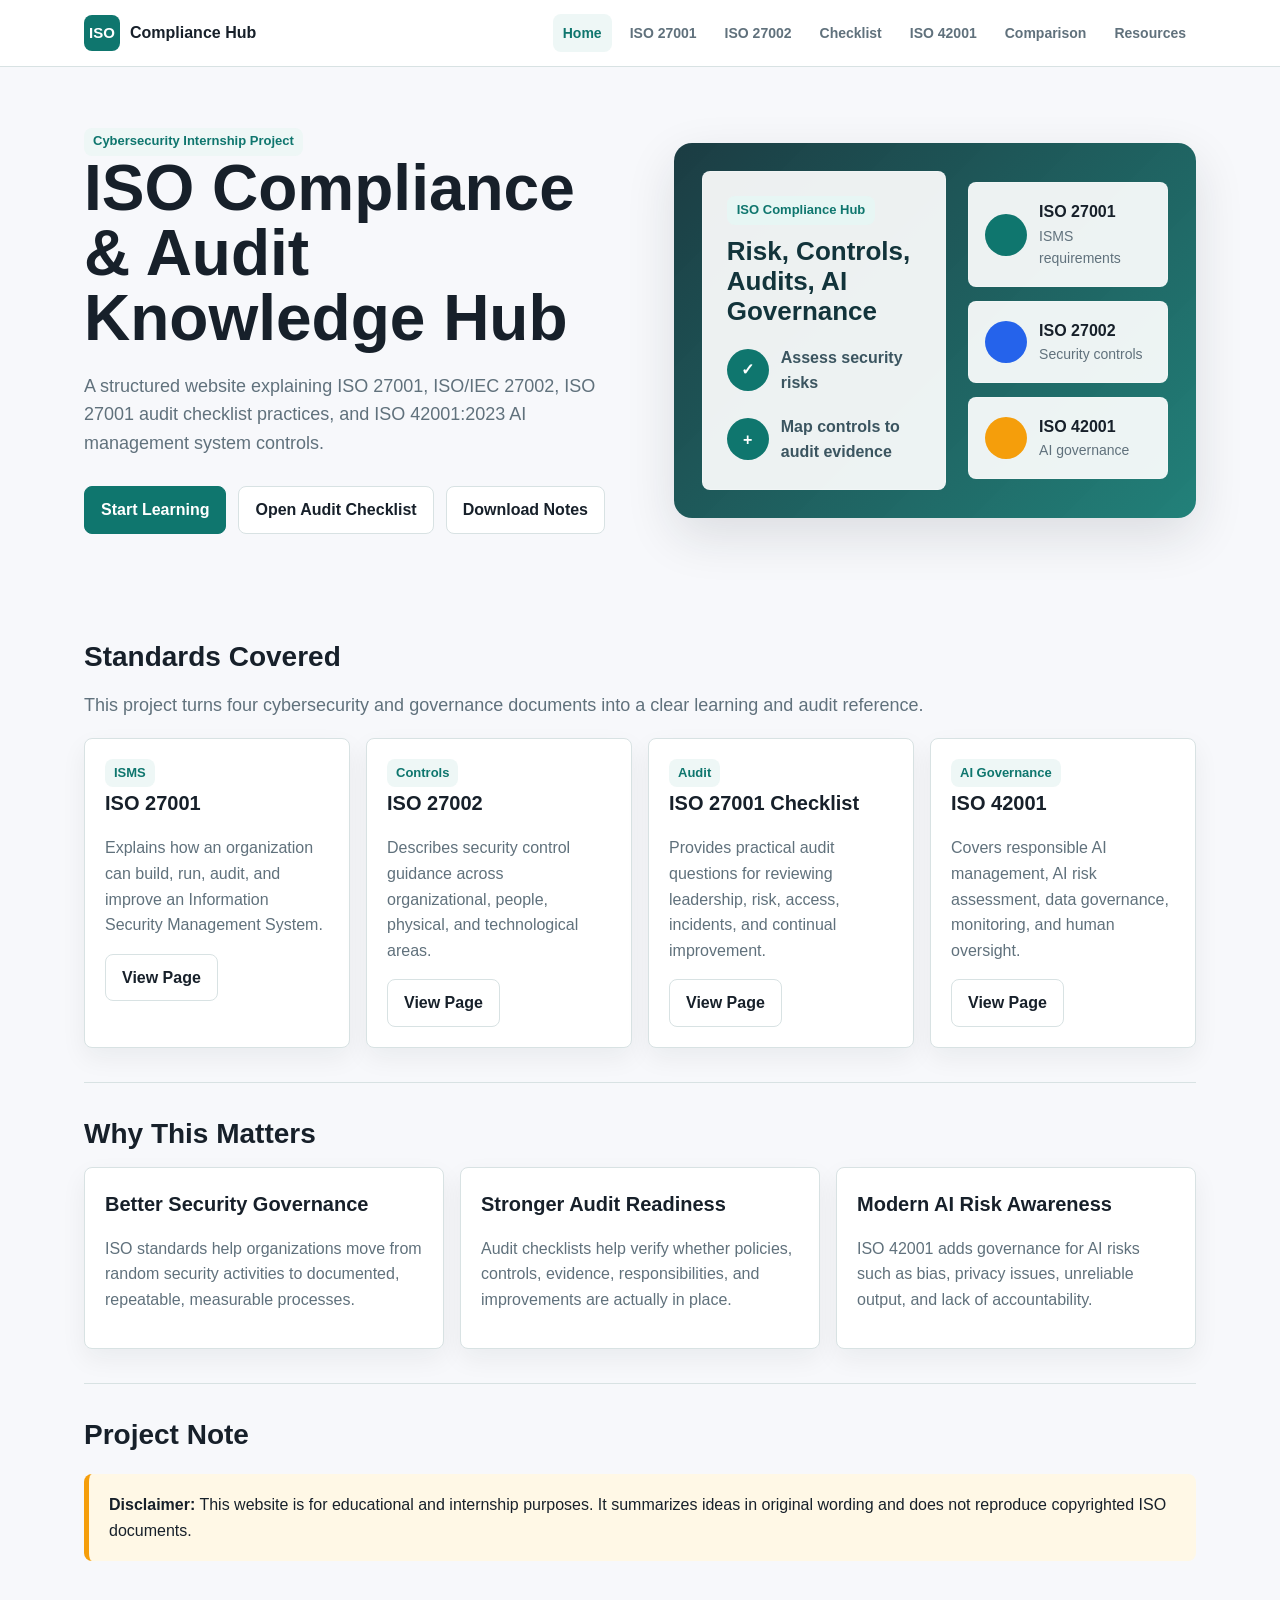
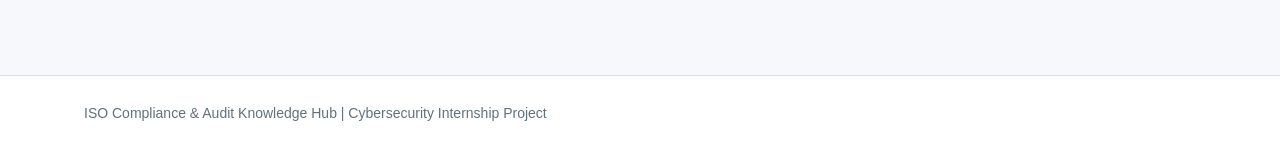
<file: index.html>
<!DOCTYPE html>
<html lang="en">
<head>
  <meta charset="UTF-8">
  <meta name="viewport" content="width=device-width, initial-scale=1.0">
  <title>ISO Compliance & Audit Knowledge Hub</title>
  <link rel="stylesheet" href="style.css">
</head>
<body>
  <header class="site-header">
    <nav class="nav" aria-label="Main navigation">
      <a class="brand" href="index.html"><span class="brand-mark">ISO</span><span>Compliance Hub</span></a>
      <div class="nav-links">
        <a class="active" href="index.html">Home</a>
        <a href="iso27001.html">ISO 27001</a>
        <a href="iso27002.html">ISO 27002</a>
        <a href="iso27001-checklist.html">Checklist</a>
        <a href="iso42001.html">ISO 42001</a>
        <a href="comparison.html">Comparison</a>
        <a href="resources.html">Resources</a>
      </div>
    </nav>
  </header>

  <main>
    <section class="hero">
      <div class="hero-text">
        <span class="tag">Cybersecurity Internship Project</span>
        <h1>ISO Compliance & Audit Knowledge Hub</h1>
        <p>A structured website explaining ISO 27001, ISO/IEC 27002, ISO 27001 audit checklist practices, and ISO 42001:2023 AI management system controls.</p>
        <div class="actions">
          <a class="button primary" href="iso27001.html">Start Learning</a>
          <a class="button" href="iso27001-checklist.html">Open Audit Checklist</a>
          <a class="button" href="resources.html">Download Notes</a>
        </div>
      </div>
      <div class="hero-art" aria-label="Compliance audit map visual">
        <div class="visual-panel">
          <span class="visual-label">ISO Compliance Hub</span>
          <strong>Risk, Controls, Audits, AI Governance</strong>
          <div class="visual-row"><span>✓</span><p>Assess security risks</p></div>
          <div class="visual-row"><span>+</span><p>Map controls to audit evidence</p></div>
        </div>
        <div class="visual-stack">
          <div><span></span><p><strong>ISO 27001</strong>ISMS requirements</p></div>
          <div><span></span><p><strong>ISO 27002</strong>Security controls</p></div>
          <div><span></span><p><strong>ISO 42001</strong>AI governance</p></div>
        </div>
      </div>
    </section>

    <div class="main">
      <section class="section">
        <h2>Standards Covered</h2>
        <p class="lead">This project turns four cybersecurity and governance documents into a clear learning and audit reference.</p>
        <div class="grid">
          <article class="card">
            <span class="tag">ISMS</span>
            <h3>ISO 27001</h3>
            <p>Explains how an organization can build, run, audit, and improve an Information Security Management System.</p>
            <a class="button" href="iso27001.html">View Page</a>
          </article>
          <article class="card">
            <span class="tag">Controls</span>
            <h3>ISO 27002</h3>
            <p>Describes security control guidance across organizational, people, physical, and technological areas.</p>
            <a class="button" href="iso27002.html">View Page</a>
          </article>
          <article class="card">
            <span class="tag">Audit</span>
            <h3>ISO 27001 Checklist</h3>
            <p>Provides practical audit questions for reviewing leadership, risk, access, incidents, and continual improvement.</p>
            <a class="button" href="iso27001-checklist.html">View Page</a>
          </article>
          <article class="card">
            <span class="tag">AI Governance</span>
            <h3>ISO 42001</h3>
            <p>Covers responsible AI management, AI risk assessment, data governance, monitoring, and human oversight.</p>
            <a class="button" href="iso42001.html">View Page</a>
          </article>
        </div>
      </section>

      <section class="section">
        <h2>Why This Matters</h2>
        <div class="grid three">
          <article class="card">
            <h3>Better Security Governance</h3>
            <p>ISO standards help organizations move from random security activities to documented, repeatable, measurable processes.</p>
          </article>
          <article class="card">
            <h3>Stronger Audit Readiness</h3>
            <p>Audit checklists help verify whether policies, controls, evidence, responsibilities, and improvements are actually in place.</p>
          </article>
          <article class="card">
            <h3>Modern AI Risk Awareness</h3>
            <p>ISO 42001 adds governance for AI risks such as bias, privacy issues, unreliable output, and lack of accountability.</p>
          </article>
        </div>
      </section>

      <section class="section">
        <h2>Project Note</h2>
        <div class="callout">
          <strong>Disclaimer:</strong> This website is for educational and internship purposes. It summarizes ideas in original wording and does not reproduce copyrighted ISO documents.
        </div>
      </section>
    </div>
  </main>

  <footer class="site-footer">
    <div class="footer-inner">ISO Compliance & Audit Knowledge Hub | Cybersecurity Internship Project</div>
  </footer>
</body>
</html>
</file>
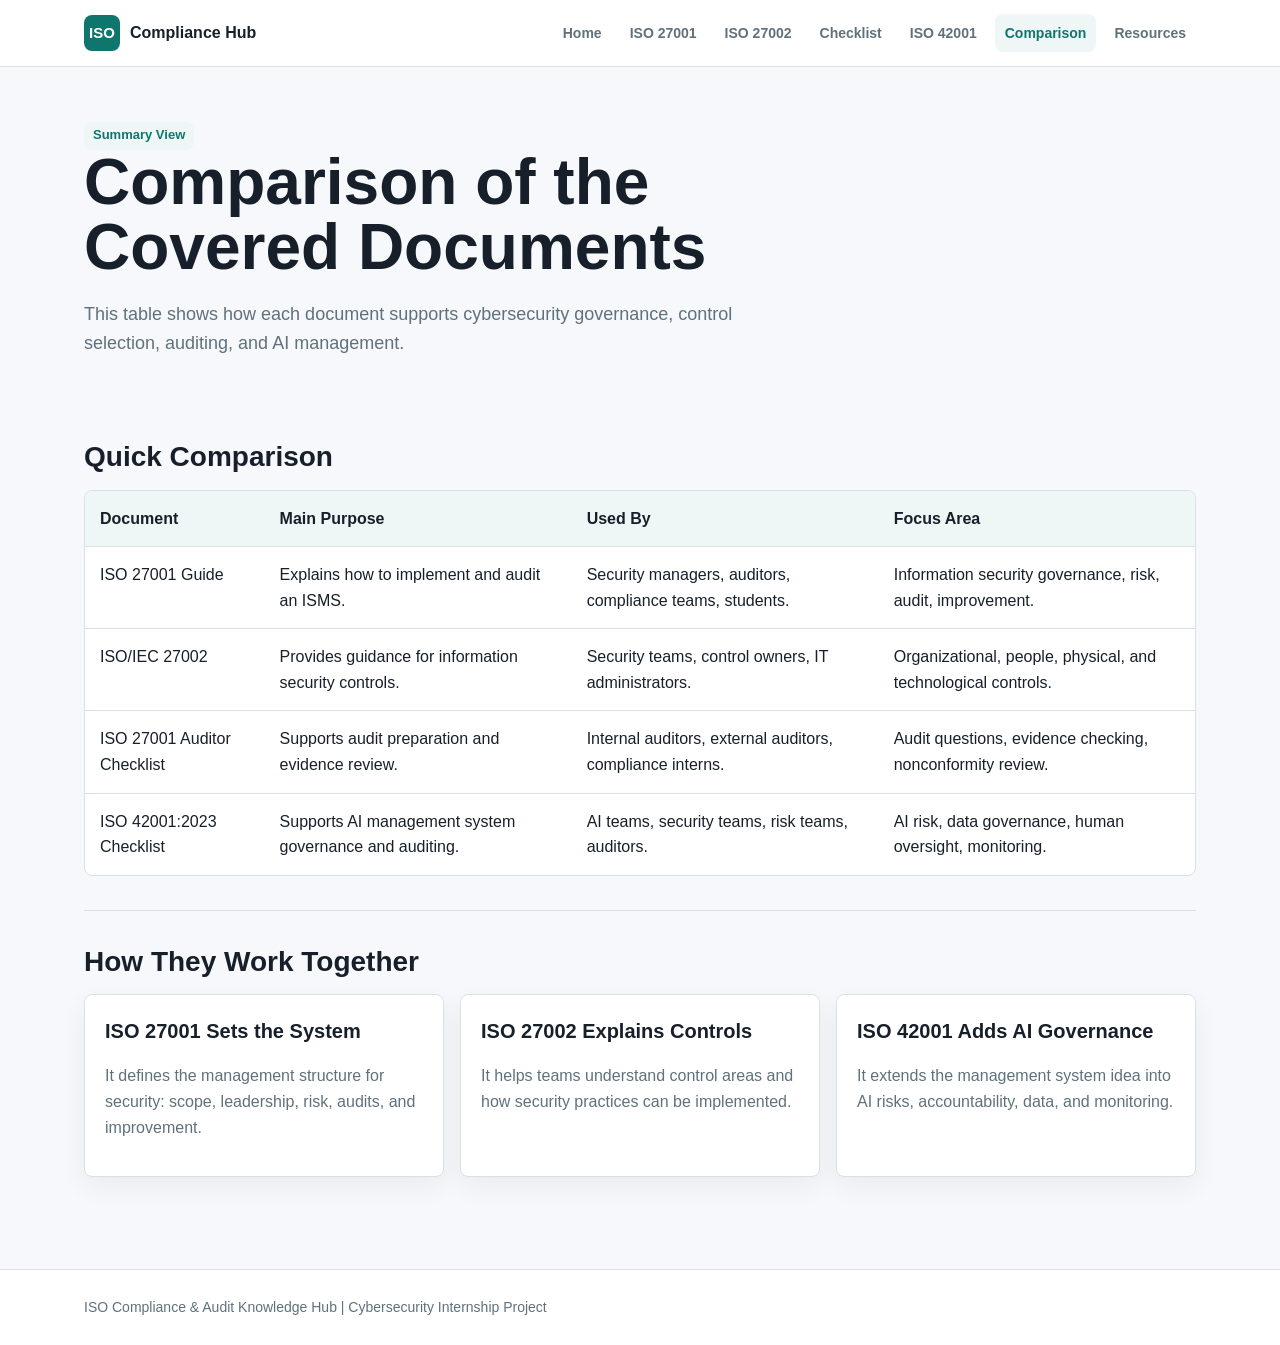
<file: comparison.html>
<!DOCTYPE html>
<html lang="en">
<head>
  <meta charset="UTF-8">
  <meta name="viewport" content="width=device-width, initial-scale=1.0">
  <title>Comparison | Compliance Hub</title>
  <link rel="stylesheet" href="style.css">
</head>
<body>
  <header class="site-header">
    <nav class="nav" aria-label="Main navigation">
      <a class="brand" href="index.html"><span class="brand-mark">ISO</span><span>Compliance Hub</span></a>
      <div class="nav-links">
        <a href="index.html">Home</a>
        <a href="iso27001.html">ISO 27001</a>
        <a href="iso27002.html">ISO 27002</a>
        <a href="iso27001-checklist.html">Checklist</a>
        <a href="iso42001.html">ISO 42001</a>
        <a class="active" href="comparison.html">Comparison</a>
        <a href="resources.html">Resources</a>
      </div>
    </nav>
  </header>

  <main>
    <section class="page-hero">
      <span class="tag">Summary View</span>
      <h1>Comparison of the Covered Documents</h1>
      <p>This table shows how each document supports cybersecurity governance, control selection, auditing, and AI management.</p>
    </section>

    <div class="main">
      <section class="section">
        <h2>Quick Comparison</h2>
        <div class="table-wrap">
          <table>
            <thead>
              <tr>
                <th>Document</th>
                <th>Main Purpose</th>
                <th>Used By</th>
                <th>Focus Area</th>
              </tr>
            </thead>
            <tbody>
              <tr>
                <td>ISO 27001 Guide</td>
                <td>Explains how to implement and audit an ISMS.</td>
                <td>Security managers, auditors, compliance teams, students.</td>
                <td>Information security governance, risk, audit, improvement.</td>
              </tr>
              <tr>
                <td>ISO/IEC 27002</td>
                <td>Provides guidance for information security controls.</td>
                <td>Security teams, control owners, IT administrators.</td>
                <td>Organizational, people, physical, and technological controls.</td>
              </tr>
              <tr>
                <td>ISO 27001 Auditor Checklist</td>
                <td>Supports audit preparation and evidence review.</td>
                <td>Internal auditors, external auditors, compliance interns.</td>
                <td>Audit questions, evidence checking, nonconformity review.</td>
              </tr>
              <tr>
                <td>ISO 42001:2023 Checklist</td>
                <td>Supports AI management system governance and auditing.</td>
                <td>AI teams, security teams, risk teams, auditors.</td>
                <td>AI risk, data governance, human oversight, monitoring.</td>
              </tr>
            </tbody>
          </table>
        </div>
      </section>

      <section class="section">
        <h2>How They Work Together</h2>
        <div class="grid three">
          <article class="card">
            <h3>ISO 27001 Sets the System</h3>
            <p>It defines the management structure for security: scope, leadership, risk, audits, and improvement.</p>
          </article>
          <article class="card">
            <h3>ISO 27002 Explains Controls</h3>
            <p>It helps teams understand control areas and how security practices can be implemented.</p>
          </article>
          <article class="card">
            <h3>ISO 42001 Adds AI Governance</h3>
            <p>It extends the management system idea into AI risks, accountability, data, and monitoring.</p>
          </article>
        </div>
      </section>
    </div>
  </main>

  <footer class="site-footer">
    <div class="footer-inner">ISO Compliance & Audit Knowledge Hub | Cybersecurity Internship Project</div>
  </footer>
</body>
</html>
</file>
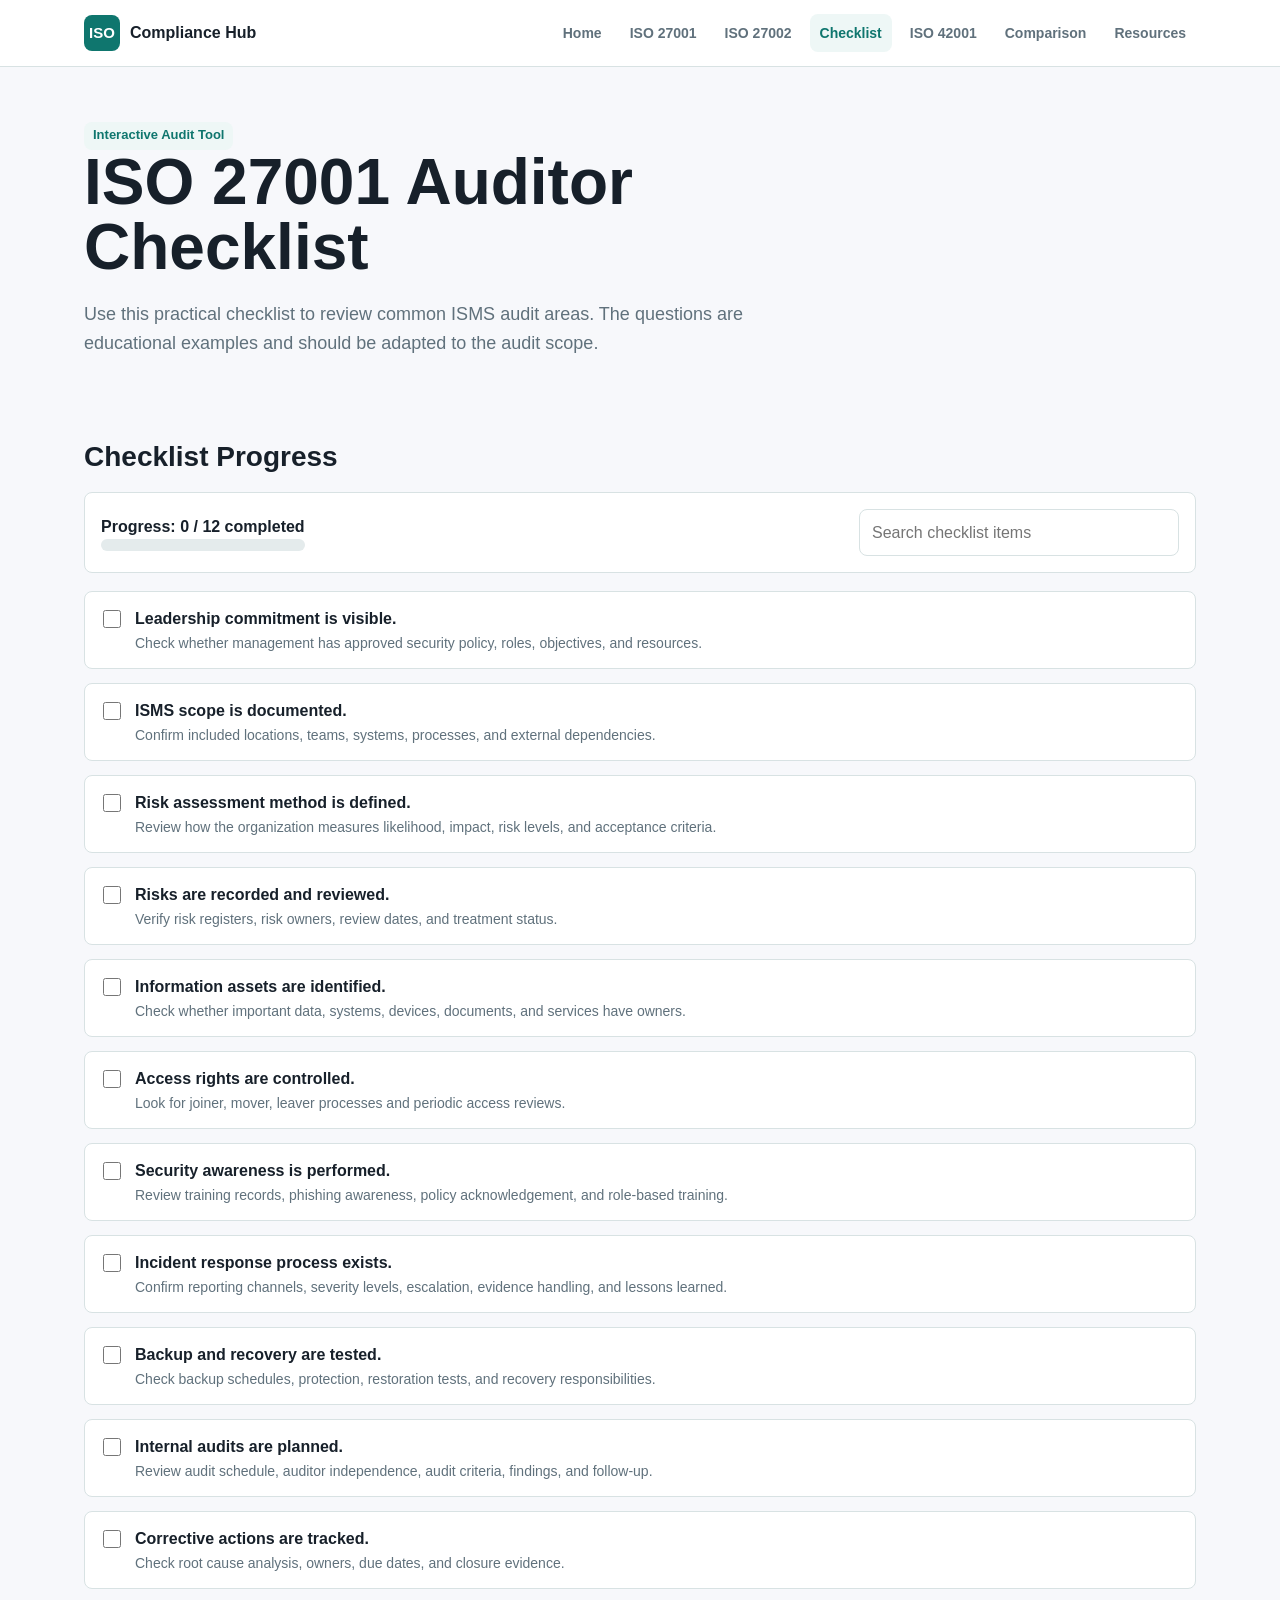
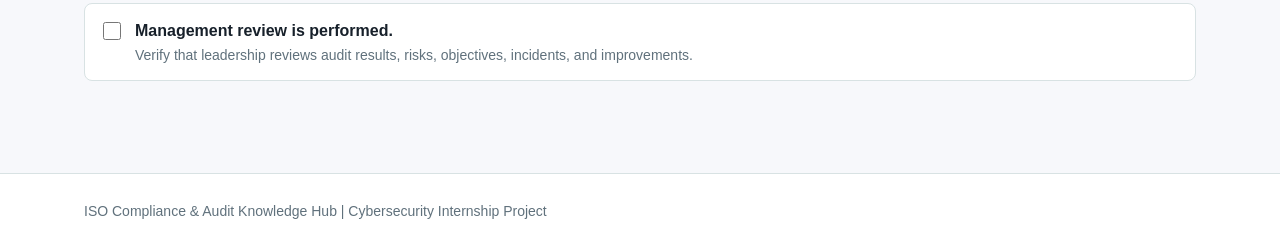
<file: iso27001-checklist.html>
<!DOCTYPE html>
<html lang="en">
<head>
  <meta charset="UTF-8">
  <meta name="viewport" content="width=device-width, initial-scale=1.0">
  <title>ISO 27001 Audit Checklist | Compliance Hub</title>
  <link rel="stylesheet" href="style.css">
</head>
<body>
  <header class="site-header">
    <nav class="nav" aria-label="Main navigation">
      <a class="brand" href="index.html"><span class="brand-mark">ISO</span><span>Compliance Hub</span></a>
      <div class="nav-links">
        <a href="index.html">Home</a>
        <a href="iso27001.html">ISO 27001</a>
        <a href="iso27002.html">ISO 27002</a>
        <a class="active" href="iso27001-checklist.html">Checklist</a>
        <a href="iso42001.html">ISO 42001</a>
        <a href="comparison.html">Comparison</a>
        <a href="resources.html">Resources</a>
      </div>
    </nav>
  </header>

  <main>
    <section class="page-hero">
      <span class="tag">Interactive Audit Tool</span>
      <h1>ISO 27001 Auditor Checklist</h1>
      <p>Use this practical checklist to review common ISMS audit areas. The questions are educational examples and should be adapted to the audit scope.</p>
    </section>

    <div class="main">
      <section class="section">
        <h2>Checklist Progress</h2>
        <div class="checklist-tools">
          <div>
            <div class="progress-text" data-progress-text>Progress: 0 / 0 completed</div>
            <div class="progress-bar" aria-hidden="true"><span data-progress-bar></span></div>
          </div>
          <input class="search-box" type="search" placeholder="Search checklist items" data-search aria-label="Search checklist items">
        </div>

        <div class="checklist" data-checklist>
          <label class="check-item">
            <input type="checkbox">
            <span><span class="check-title">Leadership commitment is visible.</span><span class="check-help">Check whether management has approved security policy, roles, objectives, and resources.</span></span>
          </label>
          <label class="check-item">
            <input type="checkbox">
            <span><span class="check-title">ISMS scope is documented.</span><span class="check-help">Confirm included locations, teams, systems, processes, and external dependencies.</span></span>
          </label>
          <label class="check-item">
            <input type="checkbox">
            <span><span class="check-title">Risk assessment method is defined.</span><span class="check-help">Review how the organization measures likelihood, impact, risk levels, and acceptance criteria.</span></span>
          </label>
          <label class="check-item">
            <input type="checkbox">
            <span><span class="check-title">Risks are recorded and reviewed.</span><span class="check-help">Verify risk registers, risk owners, review dates, and treatment status.</span></span>
          </label>
          <label class="check-item">
            <input type="checkbox">
            <span><span class="check-title">Information assets are identified.</span><span class="check-help">Check whether important data, systems, devices, documents, and services have owners.</span></span>
          </label>
          <label class="check-item">
            <input type="checkbox">
            <span><span class="check-title">Access rights are controlled.</span><span class="check-help">Look for joiner, mover, leaver processes and periodic access reviews.</span></span>
          </label>
          <label class="check-item">
            <input type="checkbox">
            <span><span class="check-title">Security awareness is performed.</span><span class="check-help">Review training records, phishing awareness, policy acknowledgement, and role-based training.</span></span>
          </label>
          <label class="check-item">
            <input type="checkbox">
            <span><span class="check-title">Incident response process exists.</span><span class="check-help">Confirm reporting channels, severity levels, escalation, evidence handling, and lessons learned.</span></span>
          </label>
          <label class="check-item">
            <input type="checkbox">
            <span><span class="check-title">Backup and recovery are tested.</span><span class="check-help">Check backup schedules, protection, restoration tests, and recovery responsibilities.</span></span>
          </label>
          <label class="check-item">
            <input type="checkbox">
            <span><span class="check-title">Internal audits are planned.</span><span class="check-help">Review audit schedule, auditor independence, audit criteria, findings, and follow-up.</span></span>
          </label>
          <label class="check-item">
            <input type="checkbox">
            <span><span class="check-title">Corrective actions are tracked.</span><span class="check-help">Check root cause analysis, owners, due dates, and closure evidence.</span></span>
          </label>
          <label class="check-item">
            <input type="checkbox">
            <span><span class="check-title">Management review is performed.</span><span class="check-help">Verify that leadership reviews audit results, risks, objectives, incidents, and improvements.</span></span>
          </label>
        </div>
      </section>
    </div>
  </main>

  <footer class="site-footer">
    <div class="footer-inner">ISO Compliance & Audit Knowledge Hub | Cybersecurity Internship Project</div>
  </footer>
  <script src="script.js"></script>
</body>
</html>
</file>
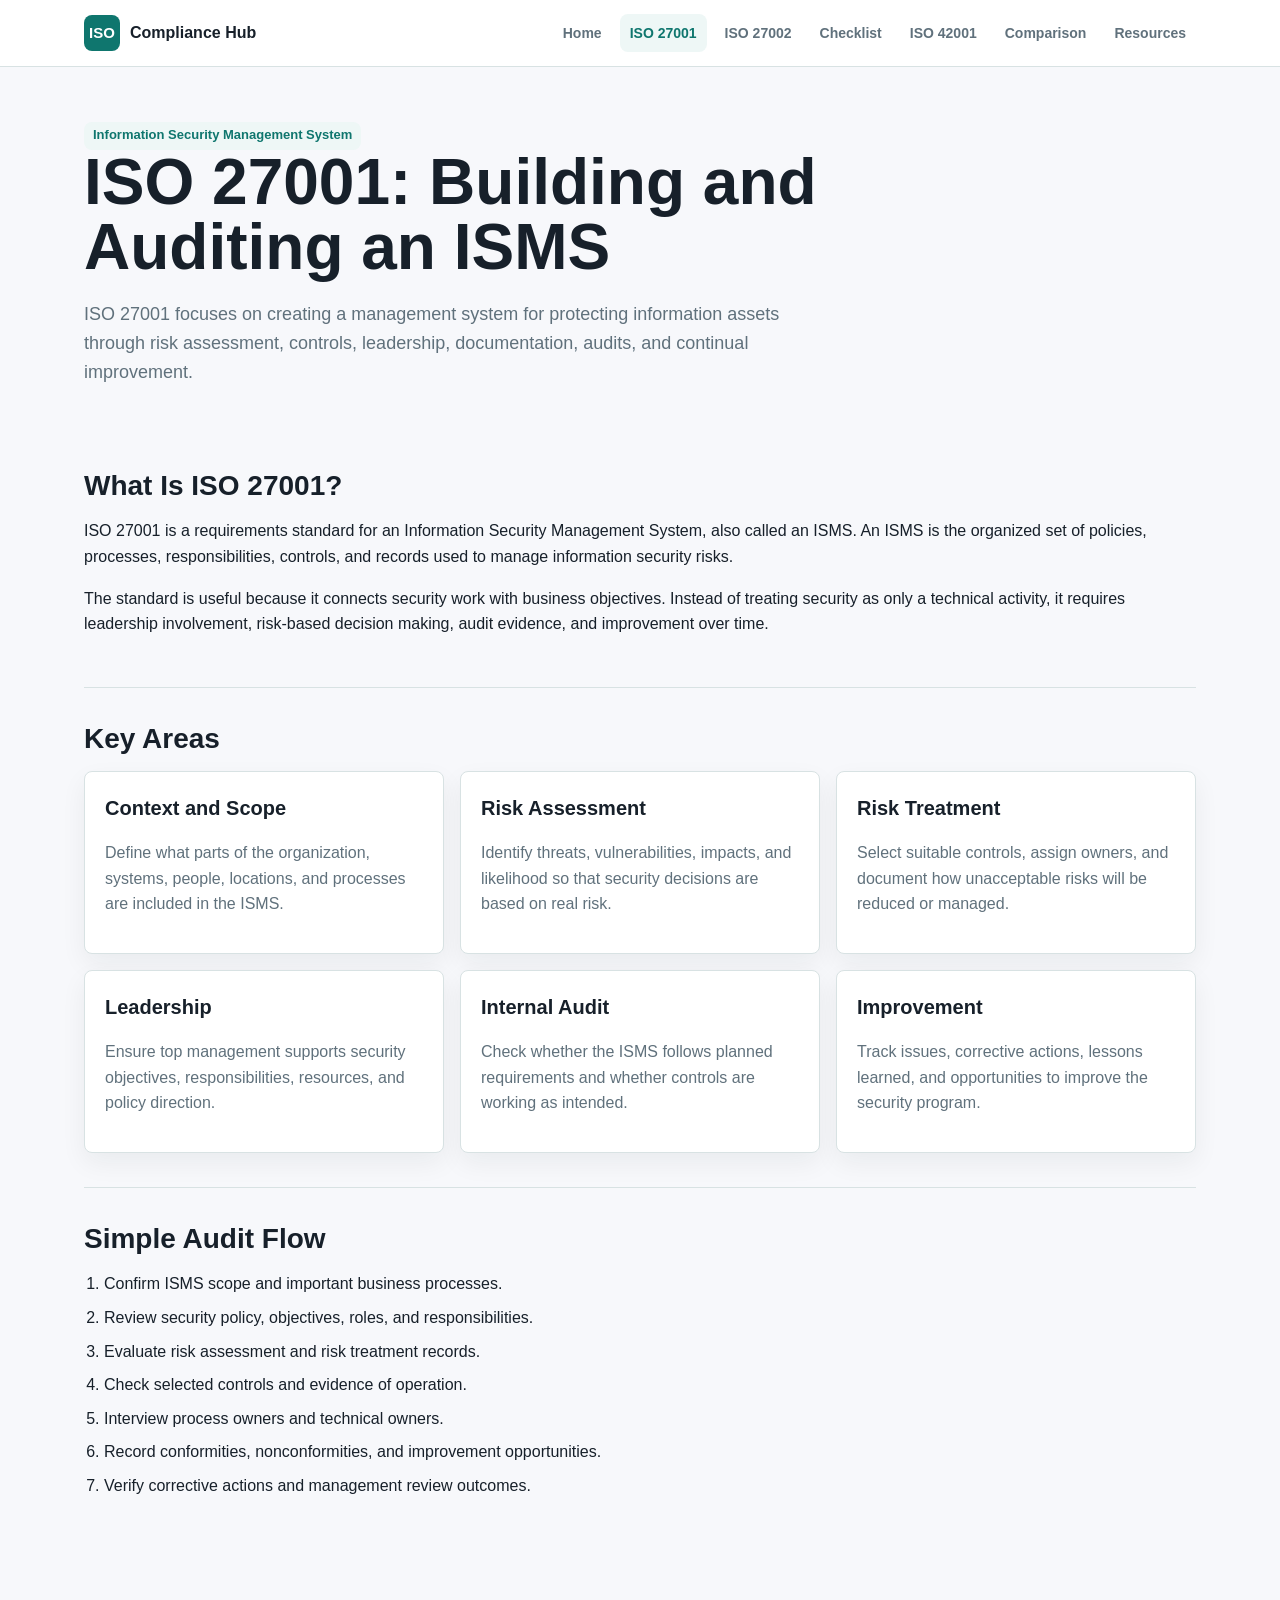
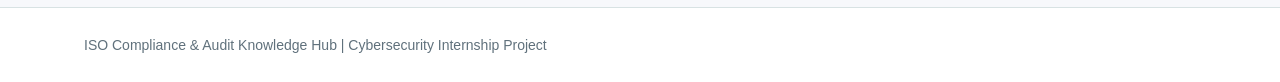
<file: iso27001.html>
<!DOCTYPE html>
<html lang="en">
<head>
  <meta charset="UTF-8">
  <meta name="viewport" content="width=device-width, initial-scale=1.0">
  <title>ISO 27001 | Compliance Hub</title>
  <link rel="stylesheet" href="style.css">
</head>
<body>
  <header class="site-header">
    <nav class="nav" aria-label="Main navigation">
      <a class="brand" href="index.html"><span class="brand-mark">ISO</span><span>Compliance Hub</span></a>
      <div class="nav-links">
        <a href="index.html">Home</a>
        <a class="active" href="iso27001.html">ISO 27001</a>
        <a href="iso27002.html">ISO 27002</a>
        <a href="iso27001-checklist.html">Checklist</a>
        <a href="iso42001.html">ISO 42001</a>
        <a href="comparison.html">Comparison</a>
        <a href="resources.html">Resources</a>
      </div>
    </nav>
  </header>

  <main>
    <section class="page-hero">
      <span class="tag">Information Security Management System</span>
      <h1>ISO 27001: Building and Auditing an ISMS</h1>
      <p>ISO 27001 focuses on creating a management system for protecting information assets through risk assessment, controls, leadership, documentation, audits, and continual improvement.</p>
    </section>

    <div class="main">
      <section class="section">
        <h2>What Is ISO 27001?</h2>
        <p>ISO 27001 is a requirements standard for an Information Security Management System, also called an ISMS. An ISMS is the organized set of policies, processes, responsibilities, controls, and records used to manage information security risks.</p>
        <p>The standard is useful because it connects security work with business objectives. Instead of treating security as only a technical activity, it requires leadership involvement, risk-based decision making, audit evidence, and improvement over time.</p>
      </section>

      <section class="section">
        <h2>Key Areas</h2>
        <div class="grid three">
          <article class="card">
            <h3>Context and Scope</h3>
            <p>Define what parts of the organization, systems, people, locations, and processes are included in the ISMS.</p>
          </article>
          <article class="card">
            <h3>Risk Assessment</h3>
            <p>Identify threats, vulnerabilities, impacts, and likelihood so that security decisions are based on real risk.</p>
          </article>
          <article class="card">
            <h3>Risk Treatment</h3>
            <p>Select suitable controls, assign owners, and document how unacceptable risks will be reduced or managed.</p>
          </article>
          <article class="card">
            <h3>Leadership</h3>
            <p>Ensure top management supports security objectives, responsibilities, resources, and policy direction.</p>
          </article>
          <article class="card">
            <h3>Internal Audit</h3>
            <p>Check whether the ISMS follows planned requirements and whether controls are working as intended.</p>
          </article>
          <article class="card">
            <h3>Improvement</h3>
            <p>Track issues, corrective actions, lessons learned, and opportunities to improve the security program.</p>
          </article>
        </div>
      </section>

      <section class="section">
        <h2>Simple Audit Flow</h2>
        <ol class="list">
          <li>Confirm ISMS scope and important business processes.</li>
          <li>Review security policy, objectives, roles, and responsibilities.</li>
          <li>Evaluate risk assessment and risk treatment records.</li>
          <li>Check selected controls and evidence of operation.</li>
          <li>Interview process owners and technical owners.</li>
          <li>Record conformities, nonconformities, and improvement opportunities.</li>
          <li>Verify corrective actions and management review outcomes.</li>
        </ol>
      </section>
    </div>
  </main>

  <footer class="site-footer">
    <div class="footer-inner">ISO Compliance & Audit Knowledge Hub | Cybersecurity Internship Project</div>
  </footer>
</body>
</html>
</file>
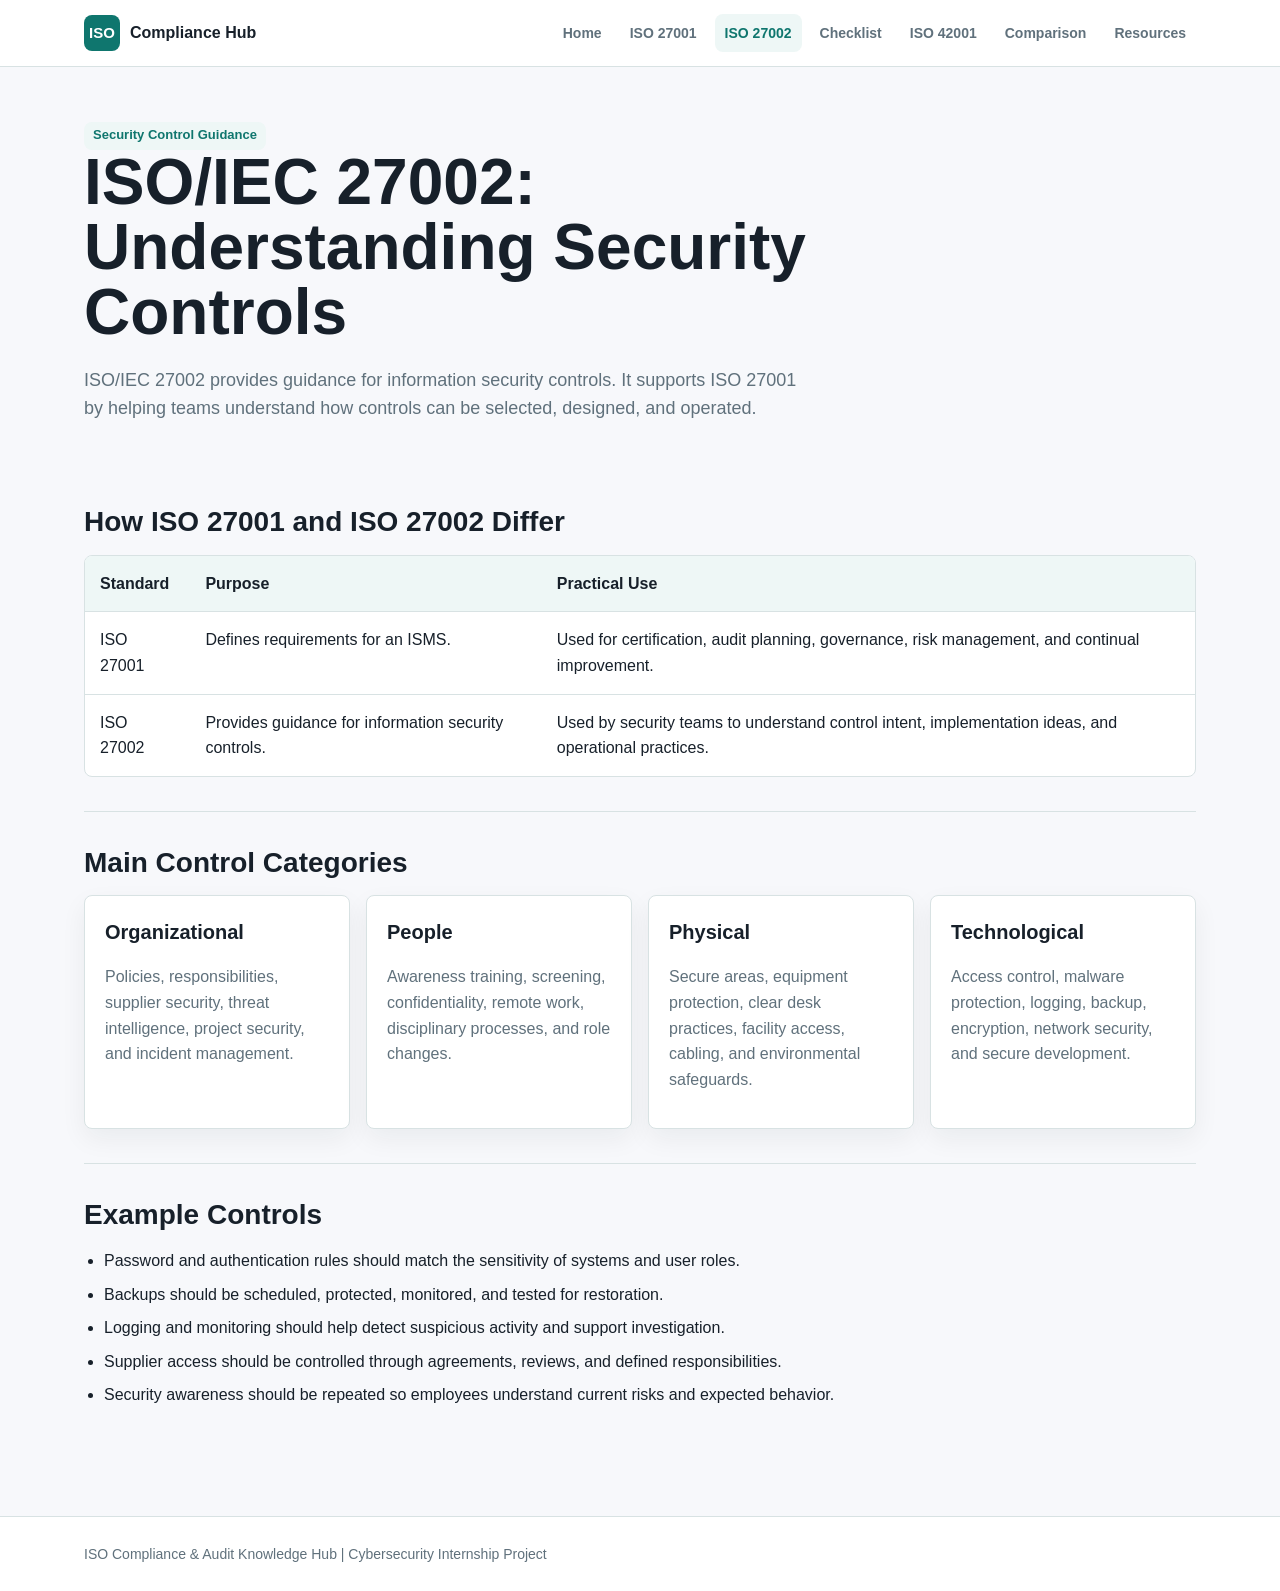
<file: iso27002.html>
<!DOCTYPE html>
<html lang="en">
<head>
  <meta charset="UTF-8">
  <meta name="viewport" content="width=device-width, initial-scale=1.0">
  <title>ISO 27002 | Compliance Hub</title>
  <link rel="stylesheet" href="style.css">
</head>
<body>
  <header class="site-header">
    <nav class="nav" aria-label="Main navigation">
      <a class="brand" href="index.html"><span class="brand-mark">ISO</span><span>Compliance Hub</span></a>
      <div class="nav-links">
        <a href="index.html">Home</a>
        <a href="iso27001.html">ISO 27001</a>
        <a class="active" href="iso27002.html">ISO 27002</a>
        <a href="iso27001-checklist.html">Checklist</a>
        <a href="iso42001.html">ISO 42001</a>
        <a href="comparison.html">Comparison</a>
        <a href="resources.html">Resources</a>
      </div>
    </nav>
  </header>

  <main>
    <section class="page-hero">
      <span class="tag">Security Control Guidance</span>
      <h1>ISO/IEC 27002: Understanding Security Controls</h1>
      <p>ISO/IEC 27002 provides guidance for information security controls. It supports ISO 27001 by helping teams understand how controls can be selected, designed, and operated.</p>
    </section>

    <div class="main">
      <section class="section">
        <h2>How ISO 27001 and ISO 27002 Differ</h2>
        <div class="table-wrap">
          <table>
            <thead>
              <tr>
                <th>Standard</th>
                <th>Purpose</th>
                <th>Practical Use</th>
              </tr>
            </thead>
            <tbody>
              <tr>
                <td>ISO 27001</td>
                <td>Defines requirements for an ISMS.</td>
                <td>Used for certification, audit planning, governance, risk management, and continual improvement.</td>
              </tr>
              <tr>
                <td>ISO 27002</td>
                <td>Provides guidance for information security controls.</td>
                <td>Used by security teams to understand control intent, implementation ideas, and operational practices.</td>
              </tr>
            </tbody>
          </table>
        </div>
      </section>

      <section class="section">
        <h2>Main Control Categories</h2>
        <div class="grid">
          <article class="card">
            <h3>Organizational</h3>
            <p>Policies, responsibilities, supplier security, threat intelligence, project security, and incident management.</p>
          </article>
          <article class="card">
            <h3>People</h3>
            <p>Awareness training, screening, confidentiality, remote work, disciplinary processes, and role changes.</p>
          </article>
          <article class="card">
            <h3>Physical</h3>
            <p>Secure areas, equipment protection, clear desk practices, facility access, cabling, and environmental safeguards.</p>
          </article>
          <article class="card">
            <h3>Technological</h3>
            <p>Access control, malware protection, logging, backup, encryption, network security, and secure development.</p>
          </article>
        </div>
      </section>

      <section class="section">
        <h2>Example Controls</h2>
        <ul class="list">
          <li>Password and authentication rules should match the sensitivity of systems and user roles.</li>
          <li>Backups should be scheduled, protected, monitored, and tested for restoration.</li>
          <li>Logging and monitoring should help detect suspicious activity and support investigation.</li>
          <li>Supplier access should be controlled through agreements, reviews, and defined responsibilities.</li>
          <li>Security awareness should be repeated so employees understand current risks and expected behavior.</li>
        </ul>
      </section>
    </div>
  </main>

  <footer class="site-footer">
    <div class="footer-inner">ISO Compliance & Audit Knowledge Hub | Cybersecurity Internship Project</div>
  </footer>
</body>
</html>
</file>
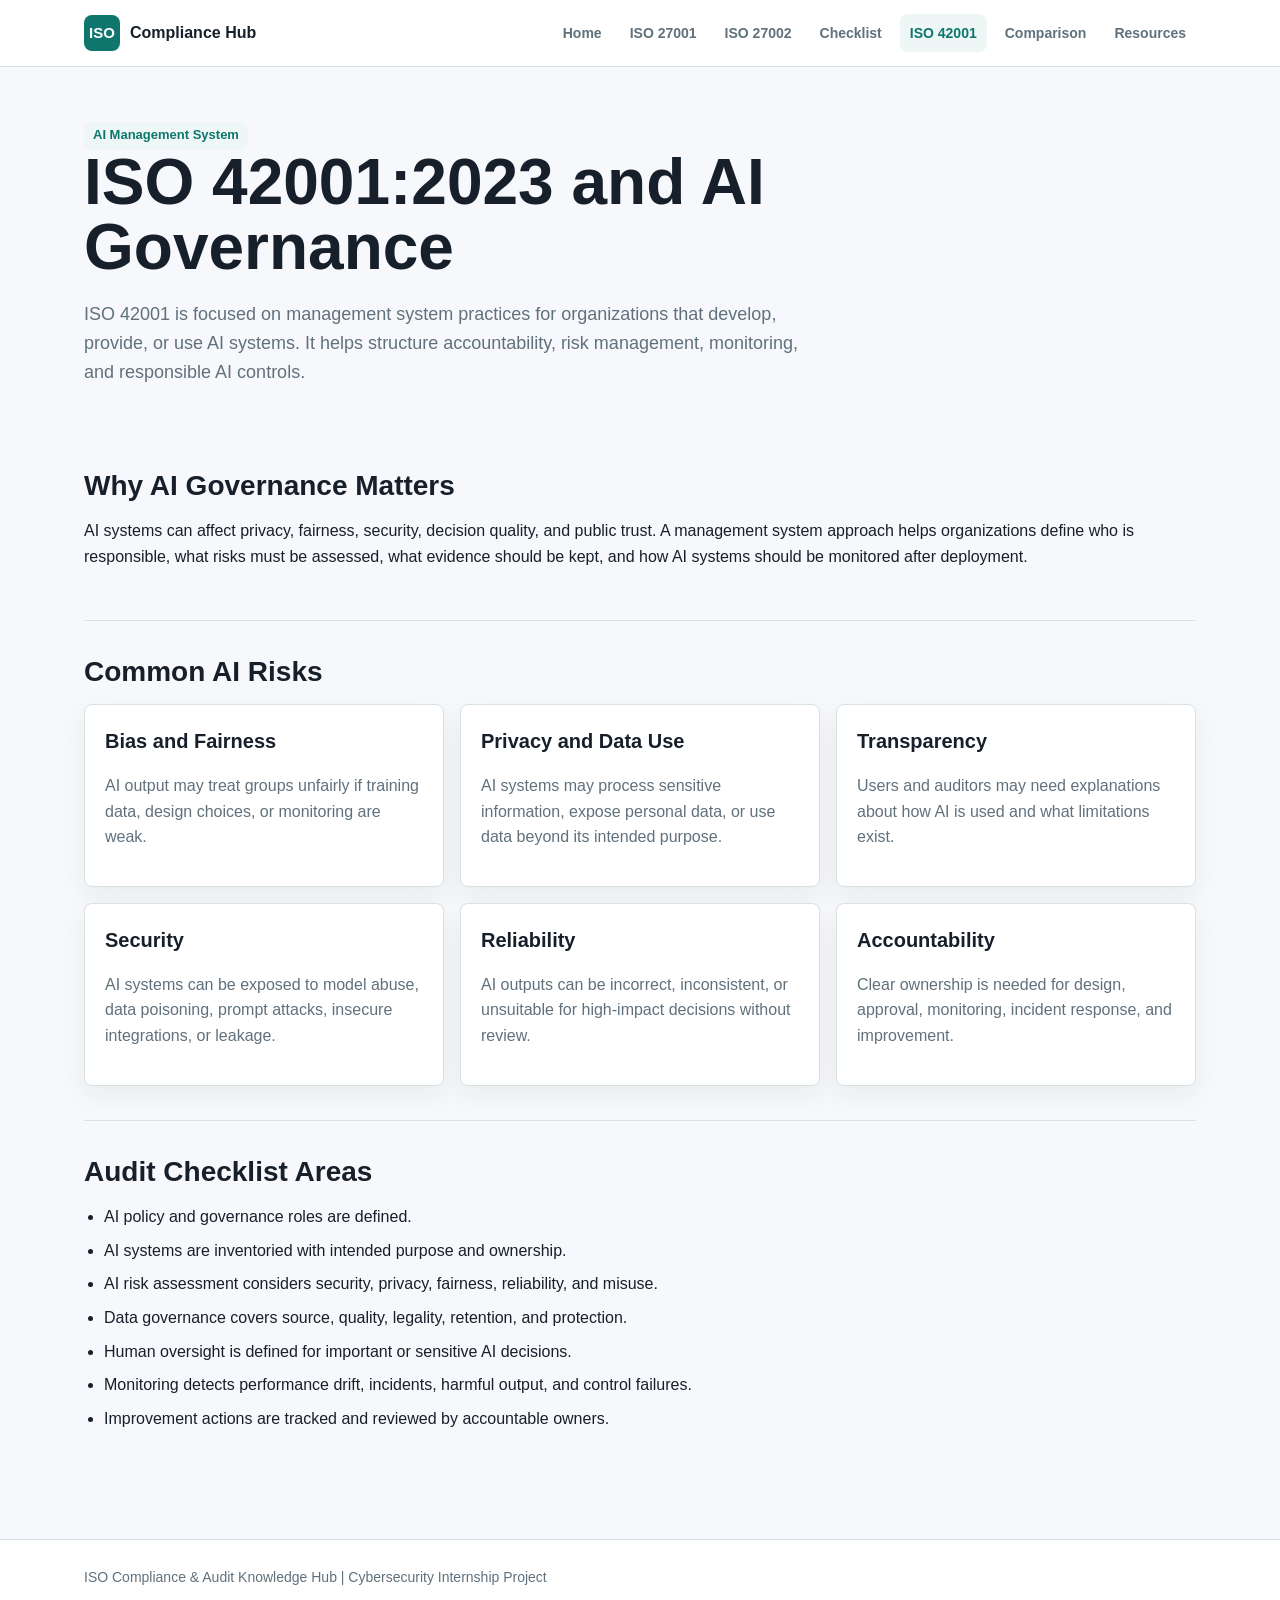
<file: iso42001.html>
<!DOCTYPE html>
<html lang="en">
<head>
  <meta charset="UTF-8">
  <meta name="viewport" content="width=device-width, initial-scale=1.0">
  <title>ISO 42001 | Compliance Hub</title>
  <link rel="stylesheet" href="style.css">
</head>
<body>
  <header class="site-header">
    <nav class="nav" aria-label="Main navigation">
      <a class="brand" href="index.html"><span class="brand-mark">ISO</span><span>Compliance Hub</span></a>
      <div class="nav-links">
        <a href="index.html">Home</a>
        <a href="iso27001.html">ISO 27001</a>
        <a href="iso27002.html">ISO 27002</a>
        <a href="iso27001-checklist.html">Checklist</a>
        <a class="active" href="iso42001.html">ISO 42001</a>
        <a href="comparison.html">Comparison</a>
        <a href="resources.html">Resources</a>
      </div>
    </nav>
  </header>

  <main>
    <section class="page-hero">
      <span class="tag">AI Management System</span>
      <h1>ISO 42001:2023 and AI Governance</h1>
      <p>ISO 42001 is focused on management system practices for organizations that develop, provide, or use AI systems. It helps structure accountability, risk management, monitoring, and responsible AI controls.</p>
    </section>

    <div class="main">
      <section class="section">
        <h2>Why AI Governance Matters</h2>
        <p>AI systems can affect privacy, fairness, security, decision quality, and public trust. A management system approach helps organizations define who is responsible, what risks must be assessed, what evidence should be kept, and how AI systems should be monitored after deployment.</p>
      </section>

      <section class="section">
        <h2>Common AI Risks</h2>
        <div class="grid three">
          <article class="card">
            <h3>Bias and Fairness</h3>
            <p>AI output may treat groups unfairly if training data, design choices, or monitoring are weak.</p>
          </article>
          <article class="card">
            <h3>Privacy and Data Use</h3>
            <p>AI systems may process sensitive information, expose personal data, or use data beyond its intended purpose.</p>
          </article>
          <article class="card">
            <h3>Transparency</h3>
            <p>Users and auditors may need explanations about how AI is used and what limitations exist.</p>
          </article>
          <article class="card">
            <h3>Security</h3>
            <p>AI systems can be exposed to model abuse, data poisoning, prompt attacks, insecure integrations, or leakage.</p>
          </article>
          <article class="card">
            <h3>Reliability</h3>
            <p>AI outputs can be incorrect, inconsistent, or unsuitable for high-impact decisions without review.</p>
          </article>
          <article class="card">
            <h3>Accountability</h3>
            <p>Clear ownership is needed for design, approval, monitoring, incident response, and improvement.</p>
          </article>
        </div>
      </section>

      <section class="section">
        <h2>Audit Checklist Areas</h2>
        <ul class="list">
          <li>AI policy and governance roles are defined.</li>
          <li>AI systems are inventoried with intended purpose and ownership.</li>
          <li>AI risk assessment considers security, privacy, fairness, reliability, and misuse.</li>
          <li>Data governance covers source, quality, legality, retention, and protection.</li>
          <li>Human oversight is defined for important or sensitive AI decisions.</li>
          <li>Monitoring detects performance drift, incidents, harmful output, and control failures.</li>
          <li>Improvement actions are tracked and reviewed by accountable owners.</li>
        </ul>
      </section>
    </div>
  </main>

  <footer class="site-footer">
    <div class="footer-inner">ISO Compliance & Audit Knowledge Hub | Cybersecurity Internship Project</div>
  </footer>
</body>
</html>
</file>
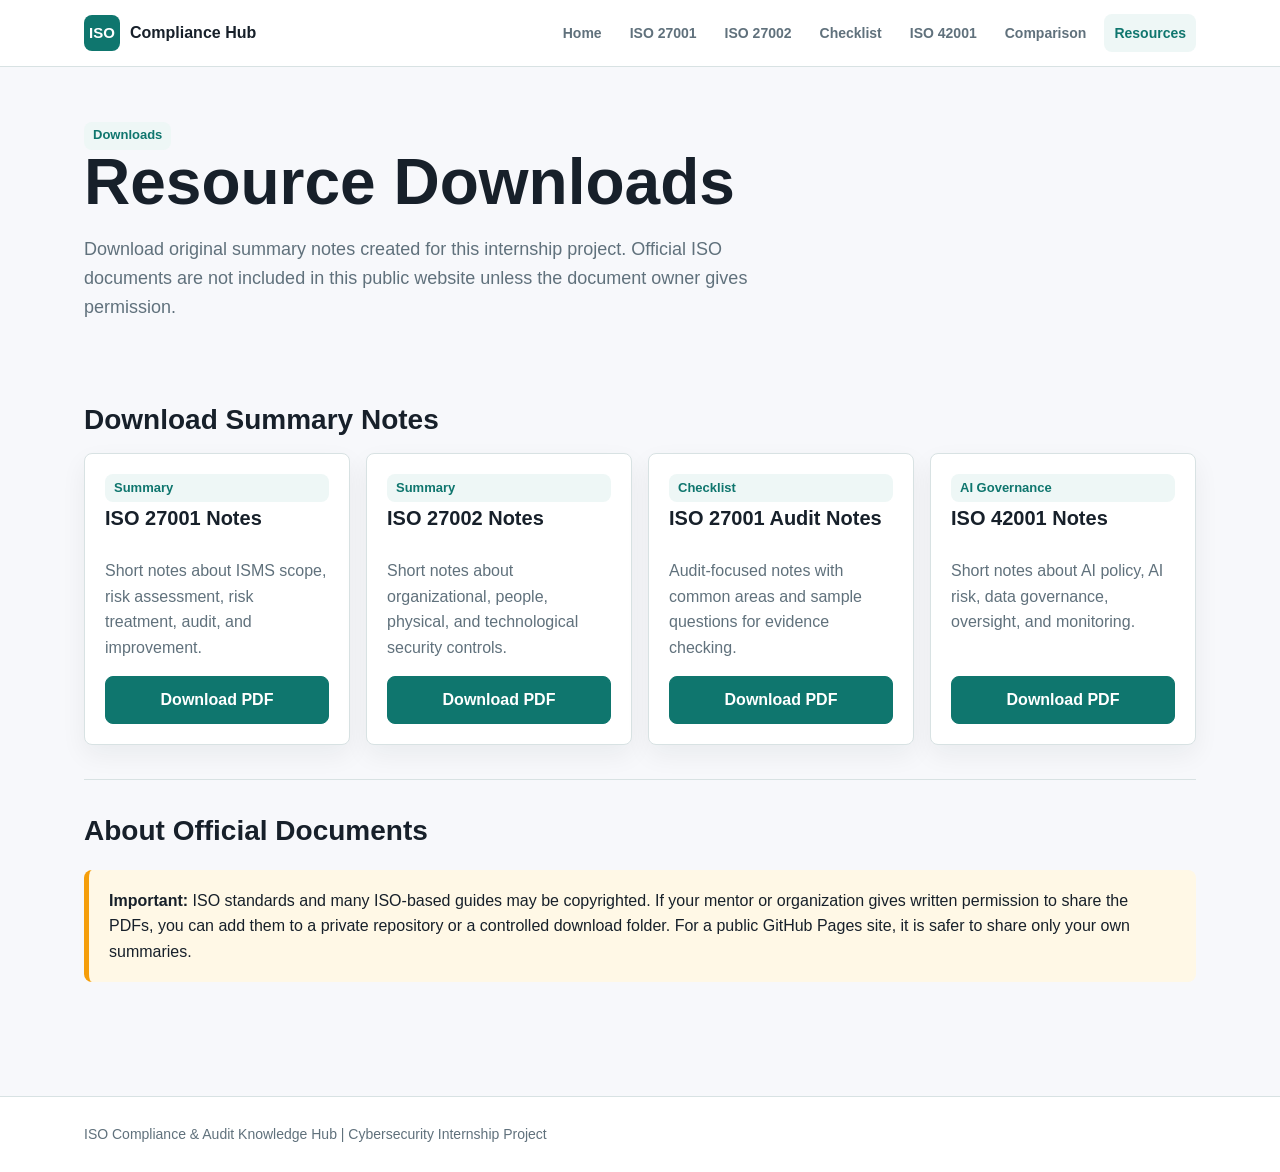
<file: resources.html>
<!DOCTYPE html>
<html lang="en">
<head>
  <meta charset="UTF-8">
  <meta name="viewport" content="width=device-width, initial-scale=1.0">
  <title>Resources | Compliance Hub</title>
  <link rel="stylesheet" href="style.css">
</head>
<body>
  <header class="site-header">
    <nav class="nav" aria-label="Main navigation">
      <a class="brand" href="index.html"><span class="brand-mark">ISO</span><span>Compliance Hub</span></a>
      <div class="nav-links">
        <a href="index.html">Home</a>
        <a href="iso27001.html">ISO 27001</a>
        <a href="iso27002.html">ISO 27002</a>
        <a href="iso27001-checklist.html">Checklist</a>
        <a href="iso42001.html">ISO 42001</a>
        <a href="comparison.html">Comparison</a>
        <a class="active" href="resources.html">Resources</a>
      </div>
    </nav>
  </header>

  <main>
    <section class="page-hero">
      <span class="tag">Downloads</span>
      <h1>Resource Downloads</h1>
      <p>Download original summary notes created for this internship project. Official ISO documents are not included in this public website unless the document owner gives permission.</p>
    </section>

    <div class="main">
      <section class="section">
        <h2>Download Summary Notes</h2>
        <div class="grid">
          <article class="card download-card">
            <span class="tag">Summary</span>
            <h3>ISO 27001 Notes</h3>
            <p>Short notes about ISMS scope, risk assessment, risk treatment, audit, and improvement.</p>
            <a class="button primary" href="assets/downloads/iso27001-summary.pdf" download>Download PDF</a>
          </article>
          <article class="card download-card">
            <span class="tag">Summary</span>
            <h3>ISO 27002 Notes</h3>
            <p>Short notes about organizational, people, physical, and technological security controls.</p>
            <a class="button primary" href="assets/downloads/iso27002-summary.pdf" download>Download PDF</a>
          </article>
          <article class="card download-card">
            <span class="tag">Checklist</span>
            <h3>ISO 27001 Audit Notes</h3>
            <p>Audit-focused notes with common areas and sample questions for evidence checking.</p>
            <a class="button primary" href="assets/downloads/iso27001-audit-checklist-summary.pdf" download>Download PDF</a>
          </article>
          <article class="card download-card">
            <span class="tag">AI Governance</span>
            <h3>ISO 42001 Notes</h3>
            <p>Short notes about AI policy, AI risk, data governance, oversight, and monitoring.</p>
            <a class="button primary" href="assets/downloads/iso42001-summary.pdf" download>Download PDF</a>
          </article>
        </div>
      </section>

      <section class="section">
        <h2>About Official Documents</h2>
        <div class="callout">
          <strong>Important:</strong> ISO standards and many ISO-based guides may be copyrighted. If your mentor or organization gives written permission to share the PDFs, you can add them to a private repository or a controlled download folder. For a public GitHub Pages site, it is safer to share only your own summaries.
        </div>
      </section>
    </div>
  </main>

  <footer class="site-footer">
    <div class="footer-inner">ISO Compliance & Audit Knowledge Hub | Cybersecurity Internship Project</div>
  </footer>
</body>
</html>
</file>
<file: style.css>
:root {
  --bg: #f7f8fb;
  --surface: #ffffff;
  --surface-2: #eef7f6;
  --ink: #17202a;
  --muted: #60717c;
  --line: #d8e2e3;
  --teal: #0f766e;
  --blue: #2563eb;
  --amber: #f59e0b;
  --red: #dc2626;
  --shadow: 0 18px 50px rgba(23, 32, 42, 0.12);
}

* {
  box-sizing: border-box;
}

body {
  margin: 0;
  background: var(--bg);
  color: var(--ink);
  font-family: Arial, Helvetica, sans-serif;
  line-height: 1.6;
}

a {
  color: inherit;
}

.site-header {
  position: sticky;
  top: 0;
  z-index: 10;
  background: rgba(255, 255, 255, 0.94);
  border-bottom: 1px solid var(--line);
  backdrop-filter: blur(12px);
}

.nav {
  display: flex;
  align-items: center;
  justify-content: space-between;
  gap: 24px;
  max-width: 1160px;
  margin: 0 auto;
  padding: 14px 24px;
}

.brand {
  display: flex;
  align-items: center;
  gap: 10px;
  font-weight: 800;
  text-decoration: none;
}

.brand-mark {
  display: grid;
  place-items: center;
  width: 36px;
  height: 36px;
  border-radius: 8px;
  background: var(--teal);
  color: white;
  font-size: 15px;
}

.nav-links {
  display: flex;
  flex-wrap: wrap;
  justify-content: flex-end;
  gap: 8px;
}

.nav-links a {
  border-radius: 8px;
  padding: 8px 10px;
  color: var(--muted);
  font-size: 14px;
  font-weight: 700;
  text-decoration: none;
}

.nav-links a:hover,
.nav-links a.active {
  background: var(--surface-2);
  color: var(--teal);
}

.hero {
  display: grid;
  grid-template-columns: minmax(0, 1fr) minmax(320px, 0.95fr);
  align-items: center;
  gap: 40px;
  max-width: 1160px;
  margin: 0 auto;
  padding: 60px 24px 48px;
}

.hero-text h1,
.page-hero h1 {
  max-width: 780px;
  margin: 0;
  font-size: clamp(34px, 6vw, 64px);
  line-height: 1.02;
  letter-spacing: 0;
}

.hero-text p,
.page-hero p {
  max-width: 720px;
  margin: 20px 0 0;
  color: var(--muted);
  font-size: 18px;
}

.hero-art {
  display: grid;
  grid-template-columns: 1.1fr 0.9fr;
  gap: 22px;
  min-height: 330px;
  border-radius: 18px;
  padding: 28px;
  background:
    linear-gradient(135deg, rgba(18, 52, 59, 0.96), rgba(15, 118, 110, 0.92)),
    repeating-linear-gradient(90deg, transparent 0 72px, rgba(255, 255, 255, 0.12) 72px 73px);
  box-shadow: var(--shadow);
}

.visual-panel,
.visual-stack > div {
  border: 1px solid rgba(255, 255, 255, 0.22);
  border-radius: 8px;
  background: rgba(255, 255, 255, 0.92);
}

.visual-panel {
  padding: 24px;
}

.visual-label {
  display: inline-flex;
  margin-bottom: 12px;
  border-radius: 8px;
  padding: 4px 10px;
  background: #e7f6f4;
  color: var(--teal);
  font-size: 13px;
  font-weight: 800;
}

.visual-panel strong {
  display: block;
  color: #12343b;
  font-size: 26px;
  line-height: 1.15;
}

.visual-row {
  display: grid;
  grid-template-columns: 42px minmax(0, 1fr);
  align-items: center;
  gap: 12px;
  margin-top: 18px;
}

.visual-row span,
.visual-stack span {
  display: grid;
  place-items: center;
  width: 42px;
  height: 42px;
  border-radius: 50%;
  background: var(--teal);
  color: #ffffff;
  font-weight: 900;
}

.visual-row p {
  margin: 0;
  color: #3b5560;
  font-weight: 700;
}

.visual-stack {
  display: grid;
  gap: 14px;
  align-content: center;
}

.visual-stack > div {
  display: grid;
  grid-template-columns: 42px minmax(0, 1fr);
  gap: 12px;
  align-items: center;
  padding: 16px;
}

.visual-stack > div:nth-child(2) span {
  background: var(--blue);
}

.visual-stack > div:nth-child(3) span {
  background: var(--amber);
}

.visual-stack p {
  display: grid;
  margin: 0;
  color: var(--muted);
  font-size: 14px;
}

.visual-stack strong {
  color: var(--ink);
  font-size: 16px;
}

.actions {
  display: flex;
  flex-wrap: wrap;
  gap: 12px;
  margin-top: 28px;
}

.button {
  display: inline-flex;
  align-items: center;
  justify-content: center;
  min-height: 44px;
  border: 1px solid var(--line);
  border-radius: 8px;
  padding: 10px 16px;
  background: var(--surface);
  color: var(--ink);
  font-weight: 800;
  text-decoration: none;
}

.button.primary {
  border-color: var(--teal);
  background: var(--teal);
  color: #ffffff;
}

.page-hero {
  max-width: 1160px;
  margin: 0 auto;
  padding: 54px 24px 24px;
}

.main {
  max-width: 1160px;
  margin: 0 auto;
  padding: 24px;
}

.section {
  padding: 34px 0;
  border-top: 1px solid var(--line);
}

.section:first-child {
  border-top: 0;
}

.section h2 {
  margin: 0 0 16px;
  font-size: 28px;
  line-height: 1.2;
}

.section h3 {
  margin: 22px 0 8px;
  font-size: 20px;
}

.lead {
  color: var(--muted);
  font-size: 18px;
}

.grid {
  display: grid;
  grid-template-columns: repeat(4, minmax(0, 1fr));
  gap: 16px;
}

.grid.three {
  grid-template-columns: repeat(3, minmax(0, 1fr));
}

.card {
  min-height: 100%;
  border: 1px solid var(--line);
  border-radius: 8px;
  padding: 20px;
  background: var(--surface);
  box-shadow: 0 10px 26px rgba(23, 32, 42, 0.06);
}

.card h3 {
  margin-top: 0;
}

.card p {
  color: var(--muted);
}

.download-card {
  display: flex;
  flex-direction: column;
}

.download-card .button {
  margin-top: auto;
}

.tag {
  display: inline-flex;
  align-items: center;
  min-height: 28px;
  border-radius: 8px;
  padding: 3px 9px;
  background: var(--surface-2);
  color: var(--teal);
  font-size: 13px;
  font-weight: 800;
}

.list {
  padding-left: 20px;
}

.list li {
  margin: 8px 0;
}

.callout {
  border-left: 5px solid var(--amber);
  border-radius: 8px;
  margin: 22px 0;
  padding: 18px 20px;
  background: #fff8e6;
}

.table-wrap {
  overflow-x: auto;
  border: 1px solid var(--line);
  border-radius: 8px;
  background: var(--surface);
}

table {
  width: 100%;
  border-collapse: collapse;
  min-width: 760px;
}

th,
td {
  border-bottom: 1px solid var(--line);
  padding: 15px;
  text-align: left;
  vertical-align: top;
}

th {
  background: var(--surface-2);
  color: var(--ink);
}

tr:last-child td {
  border-bottom: 0;
}

.checklist-tools {
  display: flex;
  flex-wrap: wrap;
  align-items: center;
  justify-content: space-between;
  gap: 14px;
  margin: 18px 0;
  padding: 16px;
  border: 1px solid var(--line);
  border-radius: 8px;
  background: var(--surface);
}

.progress-text {
  font-weight: 800;
}

.progress-bar {
  width: min(360px, 100%);
  height: 12px;
  overflow: hidden;
  border-radius: 999px;
  background: #e4ebec;
}

.progress-bar span {
  display: block;
  width: 0%;
  height: 100%;
  background: linear-gradient(90deg, var(--teal), var(--blue));
  transition: width 180ms ease;
}

.search-box {
  min-height: 42px;
  width: min(320px, 100%);
  border: 1px solid var(--line);
  border-radius: 8px;
  padding: 10px 12px;
  font: inherit;
}

.checklist {
  display: grid;
  gap: 14px;
}

.check-item {
  display: grid;
  grid-template-columns: 24px minmax(0, 1fr);
  gap: 12px;
  align-items: start;
  border: 1px solid var(--line);
  border-radius: 8px;
  padding: 14px;
  background: var(--surface);
}

.check-item input {
  width: 18px;
  height: 18px;
  margin-top: 4px;
  accent-color: var(--teal);
}

.check-title {
  display: block;
  font-weight: 800;
}

.check-help {
  display: block;
  color: var(--muted);
  font-size: 14px;
}

.site-footer {
  margin-top: 34px;
  border-top: 1px solid var(--line);
  background: #ffffff;
}

.footer-inner {
  max-width: 1160px;
  margin: 0 auto;
  padding: 26px 24px;
  color: var(--muted);
  font-size: 14px;
}

@media (max-width: 880px) {
  .hero {
    grid-template-columns: 1fr;
    padding-top: 38px;
  }

  .hero-art {
    grid-template-columns: 1fr;
  }

  .grid,
  .grid.three {
    grid-template-columns: repeat(2, minmax(0, 1fr));
  }
}

@media (max-width: 640px) {
  .nav {
    align-items: flex-start;
    flex-direction: column;
  }

  .nav-links {
    justify-content: flex-start;
  }

  .hero-text h1,
  .page-hero h1 {
    font-size: 36px;
  }

  .grid,
  .grid.three {
    grid-template-columns: 1fr;
  }
}
</file>
